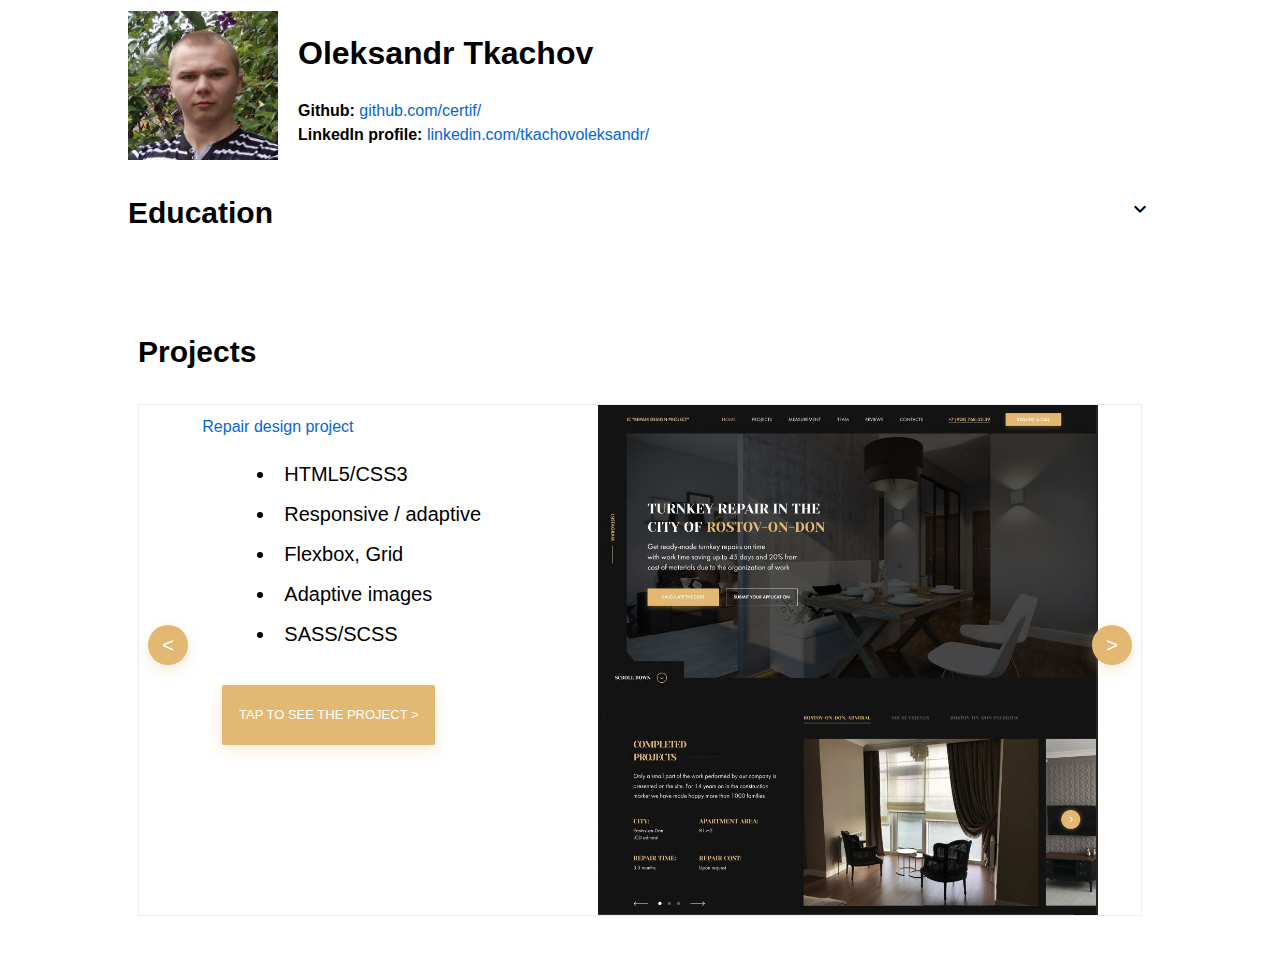
<file: index.html>
<!DOCTYPE html>
<html lang="en">

<head>
  <meta charset="UTF-8">
  <meta name="viewport" content="width=device-width, initial-scale=1.0">
  <meta http-equiv="X-UA-Compatible" content="ie=edge">
  <meta property="og:title" content="Oleksandr Tkachov portfolio">
  <meta property="og:locale" content="en_US">
  <link href="https://fonts.googleapis.com/icon?family=Material+Icons" rel="stylesheet">
  <link rel="stylesheet" href="style.css">
  <title>Oleksandr Tkachov portfolio</title>
</head>

<body>
  <header>
    <div class="container">
      <div class="iblock">
        <div class="photo">
          <img src="./assets/photo.jpg" alt="photo_cv">
        </div>
        <div class="contact">
          <h1>Oleksandr Tkachov</h1>
          <p>
            <strong>Github:</strong> <a href="https://github.com/certif" target="_blank">github.com/certif/</a><br>
            <strong>LinkedIn profile:</strong> <a href="https://www.linkedin.com/in/tkachovoleksandr/"
              target="_blank">linkedin.com/tkachovoleksandr/</a>
          </p>
        </div>
      </div>
      <div class="divider"></div>
  </header>
  <main>

    <section class="education">
      <div class="education-container">
        <div class="education-title-container">
          <h2 class="education-title">Education</h2>
          <span class="education-control"><i class="material-icons">
              expand_more
            </i></span>
        </div>
        <ul class="education-list hidden">
          <li class="education-item">
            <span class="education-item-text">- 2010 - 2014 completed the full course of Academician Yuriy Bugay
              International
              Scientific and Technical University having <strong>specialized</strong> in <strong>"Software
                Engineering"</strong></span>
          </li>
          <li class="education-item">
            <span class="education-item-text">- 2019Q3 RSSchool <strong>Javascript</strong> /
              <strong>Frontend</strong></span>
          </li>
        </ul>
      </div>
    </section>

    <div class="divider"></div>

    <section class="projects">
      <h2 class="projects-title">Projects</h2>
      <div class="slider">
        <button class="arrow arrow-prev" type="button">&lt;<span class="visually-hidden">Previous
            slide</span></button>
        <div class="project-wrapper">
          <div class="project active">
            <div class="project-container">
              <form class="slider-form" action="#">
                <input class="visually-hidden checkbox checkbox-repair" type="checkbox" name="checkbox-repair"
                  id="checkbox-repair">
                <label class="project-show project-show-repair" for="checkbox-repair">Show description</label>
                <div class="project-desc project-desc-repair" id="project-desc-repair">
                  <a class="project-title" href="./projects/repair-design-project/repair.html">Repair design project</a>
                  <ul class="project-list">
                    <li>HTML5/CSS3</li>
                    <li>Responsive / adaptive</li>
                    <li>Flexbox, Grid</li>
                    <li>Adaptive images</li>
                    <li>SASS/SCSS</li>
                  </ul>
                  <button class="project-tap">Tap to see the project &gt;</button>
                </div>
              </form>
              <a href="./projects/repair-design-project/repair.html" class="project-link">
                <img class="project-img" src="./assets/rdp.JPG" alt="repair-design-project">
              </a>
            </div>
          </div>
          <div class="project">
            <div class="project-container">
              <form class="slider-form" action="#">
                <input type="checkbox" class="visually-hidden checkbox checkbox-theyallow" name="checkbox-theyallow"
                  id="checkbox-theyallow">
                <label class="project-show project-show-theyallow" for="checkbox-theyallow">Show description</label>
                <div class="project-desc project-desc-theyallow" id="project-desc-theyallow">
                  <a class="project-title" href="./projects/theyalow/theyalow.html">Theyallow</a>
                  <ul class="project-list">
                    <li>HTML5/CSS3</li>
                    <li>Responsive / adaptive</li>
                    <li>Adaptive images</li>
                    <li>Flexbox, Grid</li>
                  </ul>
                  <button class="project-tap">Tap to see the project &gt;</button>
                </div>
              </form>
              <a href="./projects/theyalow/theyalow.html" class="project-link">
                <img class="project-img" src="./assets/THEYALOW.jpg" alt="theyallow">
              </a>
            </div>
          </div>
        </div>
        <button class="arrow arrow-next" type="button">&gt;<span class="visually-hidden">Next slide</span></button>
      </div>
    </section>
  </main>

  <script src="script.js"></script>
</body>

</html>
</file>
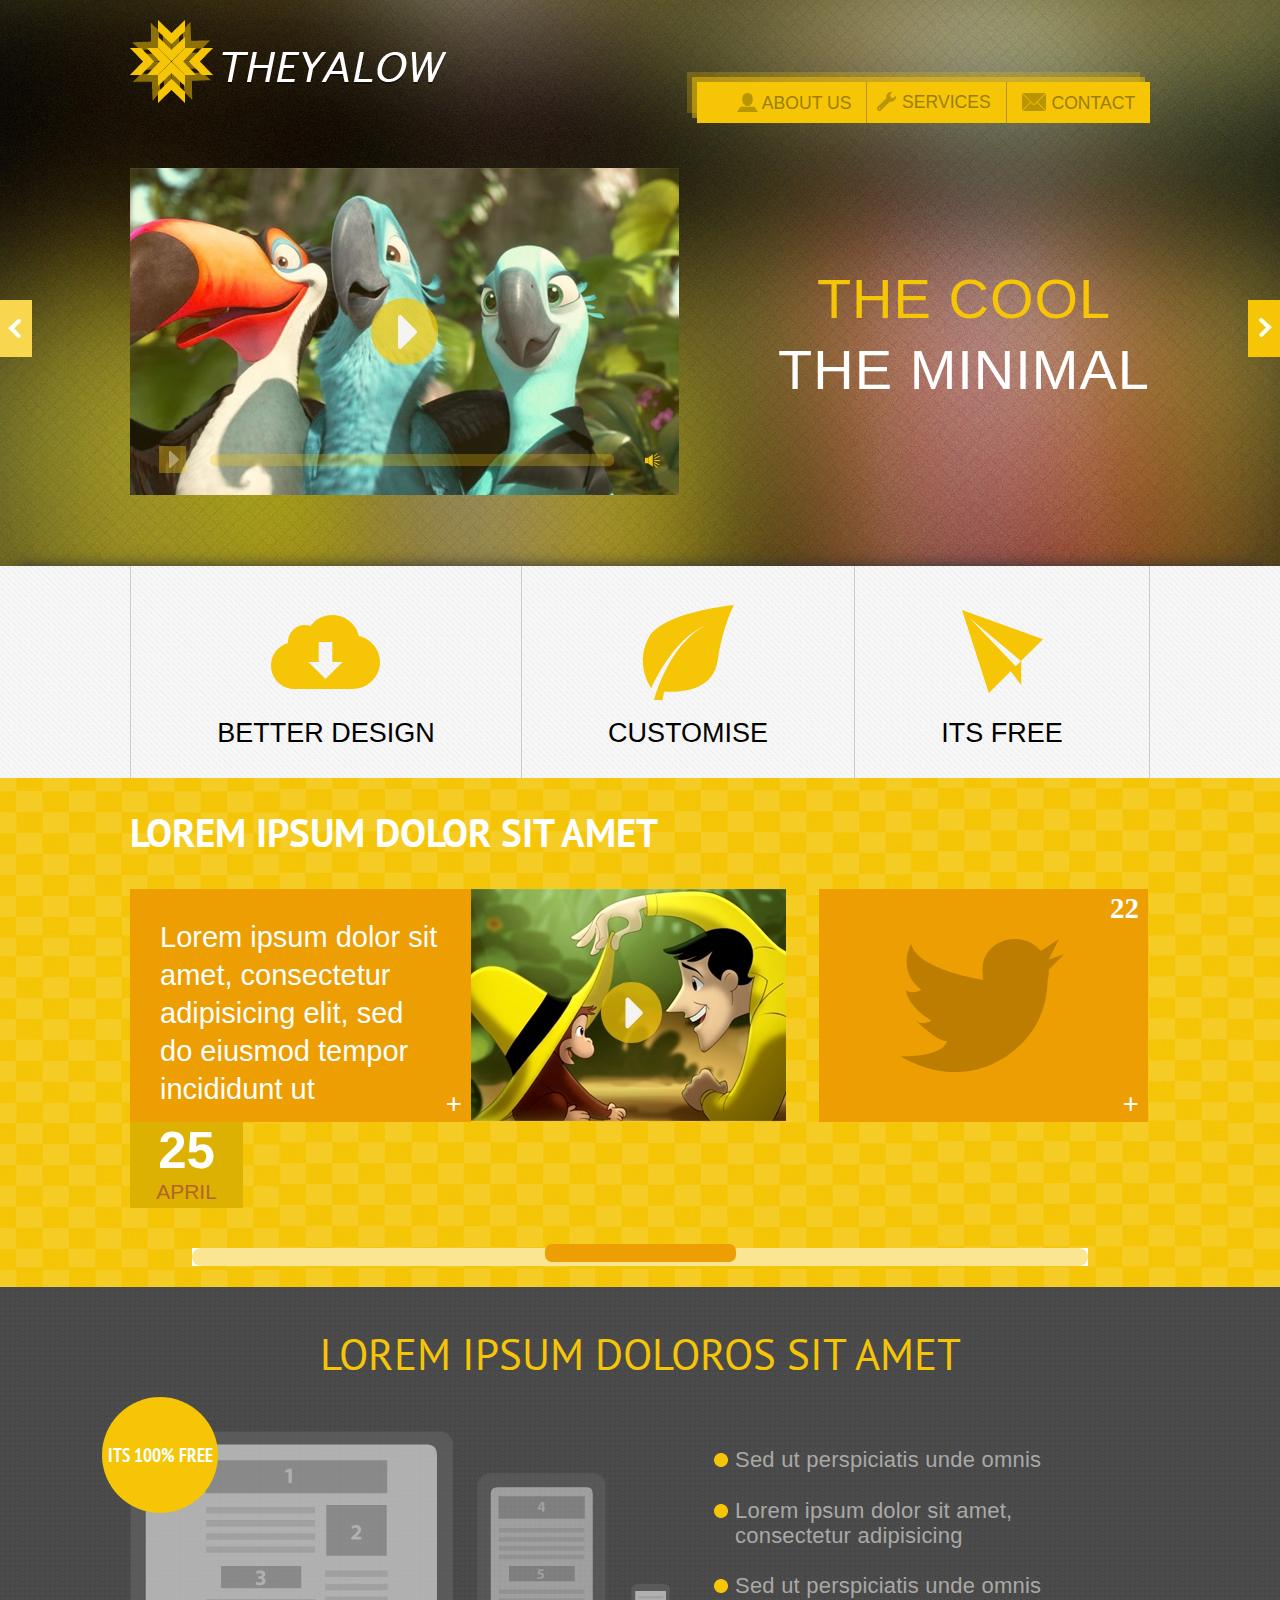
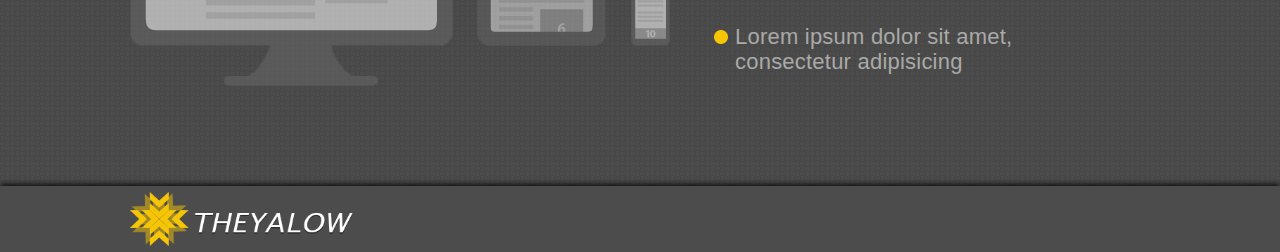
<file: projects/theyalow/index.html>
<!DOCTYPE html>
<html lang="en">

<head>
   <meta charset="UTF-8">
   <meta name="viewport" content="width=device-width, initial-scale=1.0">
   <meta http-equiv="X-UA-Compatible" content="ie=edge">
   <link href="https://fonts.googleapis.com/css?family=PT+Sans+Narrow&display=swap" rel="stylesheet">
   <link href="https://fonts.googleapis.com/css?family=PT+Sans&display=swap" rel="stylesheet">
   <title>Theyalow</title>
   <link rel="stylesheet" href="normalize.css">
   <link rel="stylesheet" href="index.css">
</head>

<body>
   <header>
      <h1>Theyalow</h1>
      <div class="container">
         <div class="header-logo-nav">
            <div class="logo-nav">
               
               <div class="logo">
                  <a href="index.html"><img src="assets/img/logo.png" alt="logo"></a>
               </div>
   
               <div class="top-nav">
                  <ul class="nav-items">
                     <li class="first-nav-item"><a href="" class="first-nav-a">ABOUT US</a></li>
                     <li class="second-nav-item"><a href="" class="second-nav-a">SERVICES</a></li>
                     <li class="third-nav-item"><a href="" class="third-nav-a">CONTACT</a></li>
                  </ul>
               </div>
            </div>
         </div>
      </div>
   </header>

   <main>
         <div class="bg-header">
            <div class="container">
               <div class="main-video-container">
                  <div class="main-video">
                     <video class="" poster="assets/img/video-controls.jpg"></video>
                  </div>
                  <div class="main-text">
                     <p class="m-text-yellow">THE COOL</p>
                     <p class="m-text-white">THE MINIMAL</p>
                  </div>
               </div>
               
            </div>
            <div class="two-slider">
               <a href="" class="prev-slider"></a>
               <a href="" class="next-slider"></a>
            </div>
         </div>

      <div class="bg-columns-white">
         <div class="container">
            <div class="columns-white">
               <div class="first-column">
                  <img src="assets/img/download.svg" alt="cloud" class="">
                  <div class="first-text-column">BETTER DESIGN</div>
               </div>
               <div class="second-column">
                  <img src="assets/img/leaf.svg" alt="leaf" class="">
                  <div class="second-text-column">CUSTOMISE</div>
               </div>
               <div class="third-column">
                  <img src="assets/img/paper-plane.svg" alt="paper-plane" class="">
                  <div class="third-text-column">ITS FREE</div>
               </div>
            </div>
         </div>
      </div>

      <div class="bg-slider-yellow">
         <div class="container">
            <div class="title-yellow">
               <h2>LOREM IPSUM DOLOR SIT AMET</h2>
            </div>
            <div class="yellow-blocks">
               <div class="text-block">
                  <div class="text-content">
                     <p>Lorem ipsum dolor sit amet, consectetur adipisicing elit,
                        sed do eiusmod tempor incididunt ut</p>
                  </div>
                  <div class="text-plus">+</div>
               </div>
               <div class="video-block">
                  <video class="" poster="assets/img/video-block.jpg"></video>
               </div>
               <div class="twitter-block">
                  <div class="twitter-counter">
                     <p>22</p>
                  </div>
                  <div class="twitter-img"></div>
                  <div class="twitter-message"></div>
                  <div class="twitter-plus">+</div>
                  <div class="twitter-input">
                     <input class="twitter-input-text" type="text" size="27" placeholder="Hello World!">
                     <button class="twitter-input-button">Tweet</button>
                  </div>
               </div>
            </div>
            <div class="date-block">
               <p class="date-number">25</p>
               <p class="date-month">APRIL</p>
            </div>
         </div>
         <div class="slider-yellow">
            <input class="slider-yellow" type="range">
         </div>
      </div>

      <div class="bg-bottom-grey">
         <div class="container">
            <h3 class="title-bottom">LOREM IPSUM DOLOROS SIT AMET</h3>
            <div class="content-bottom">
               <div class="img-bottom">
                  <div class="circle-bottom">
                     <div class="circle-bottom-text">ITS 100% FREE</div>
                  </div>
                  <img src="assets/img/devices.png" alt="devices">
               </div>   
               <div class="text-bottom">
                  <ul class="list-bottom">
                     <li>Sed ut perspiciatis unde omnis</li>
                     <li>Lorem ipsum dolor sit amet, consectetur adipisicing </li>
                     <li>Sed ut perspiciatis unde omnis</li>
                     <li>Lorem ipsum dolor sit amet, consectetur adipisicing </li>
                  </ul>
               </div>
            </div>
         </div>
      </div>
   </main>

   <footer>
      <div class="bg-footer-grey">
         <div class="container">
            <img class="logo-footer" src="assets/img/logo.png" alt="logo footer">
         </div>
      </div>
   </footer>

</body>
</html>
</file>
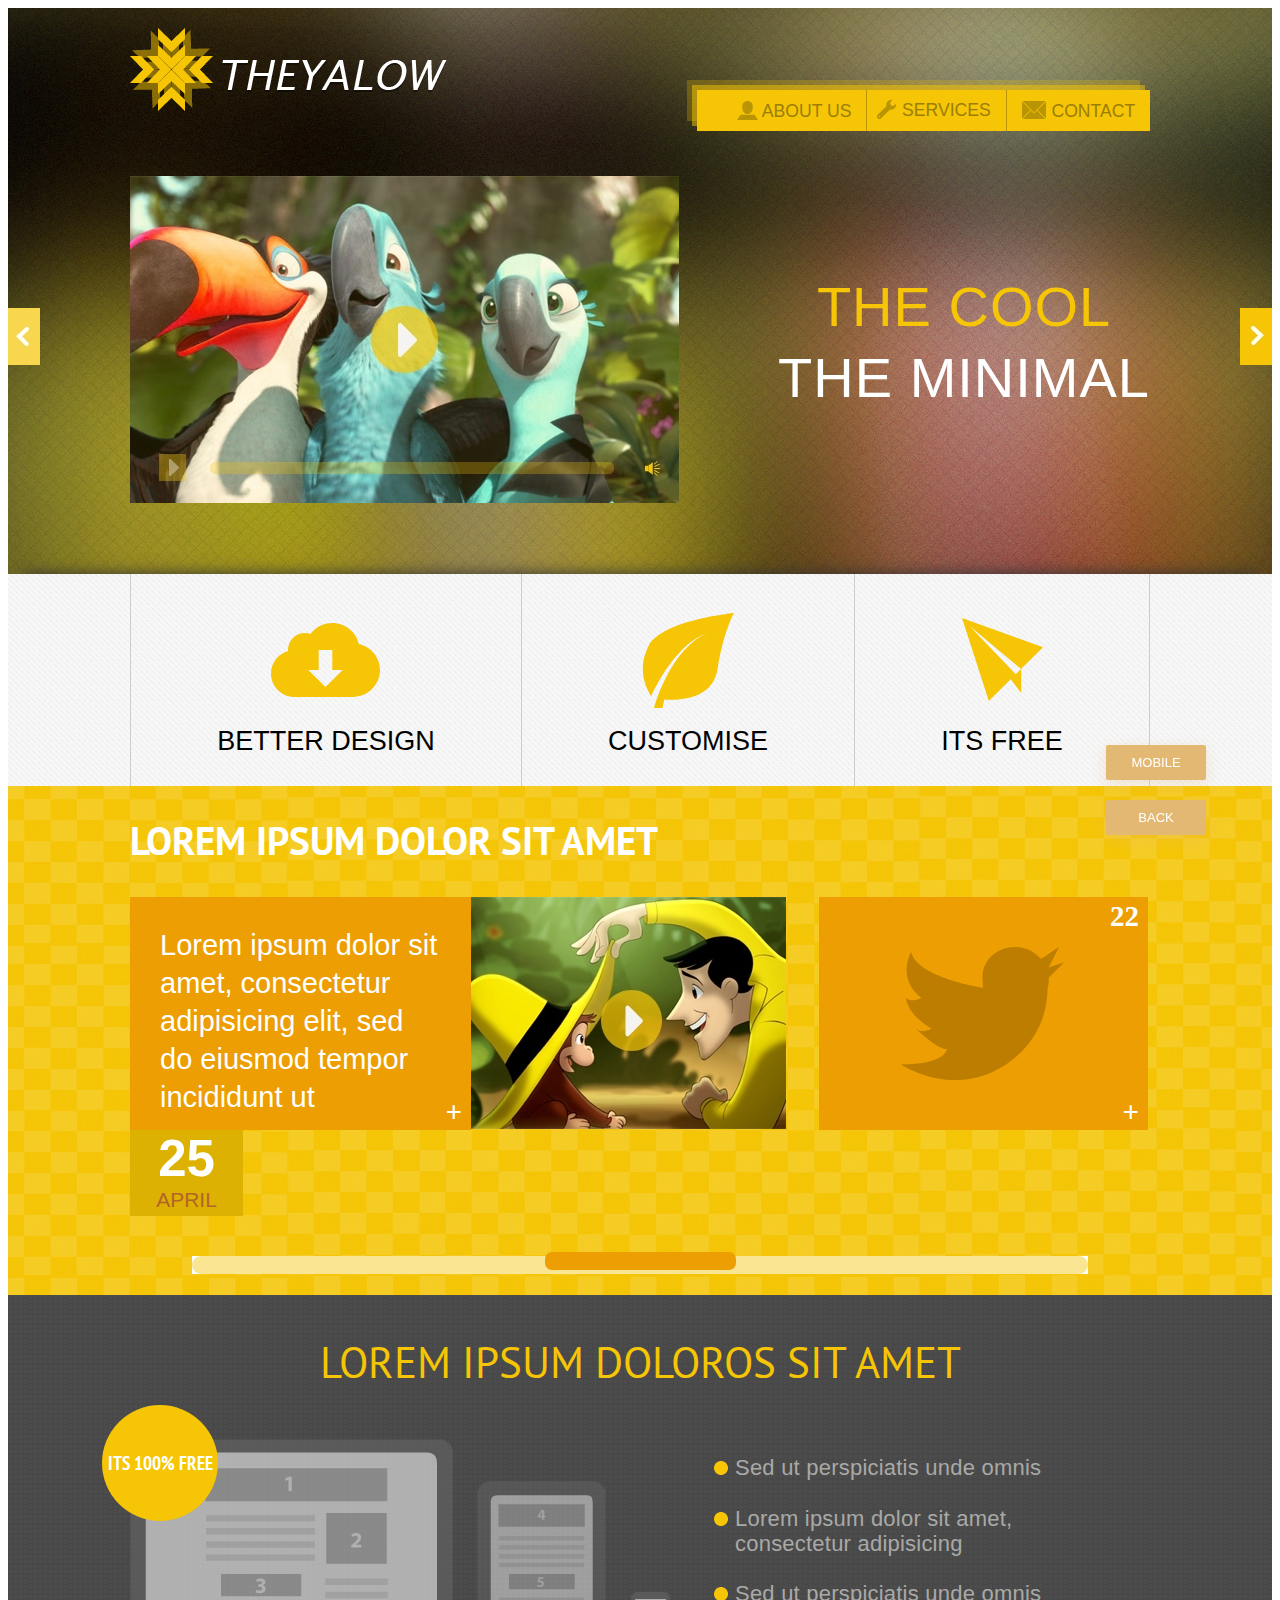
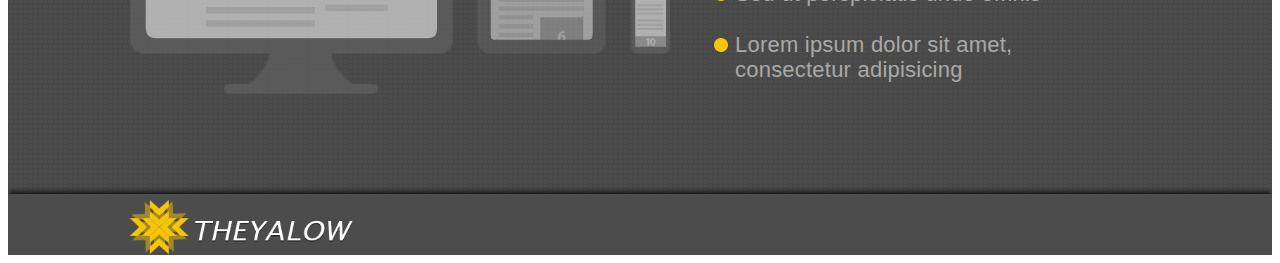
<file: projects/theyalow/theyalow.html>
<!DOCTYPE html>
<html lang="en">

<head>
  <meta charset="UTF-8">
  <meta name="viewport" content="width=device-width, initial-scale=1.0">
  <meta http-equiv="X-UA-Compatible" content="ie=edge">
  <link rel="stylesheet" href="./frame.css">
  <title>Theyalow</title>
</head>

<body>
  <main class="main-frame">
    <iframe class="frame desktop" src="./index.html"></iframe>
    <div class="frame-controls">
      <button class="frame-controls-button button-switch">Mobile</button>
      <button class="frame-controls-button button-back">Back</button>
    </div>
  </main>
  <script src="./frame.js"></script>
</body>

</html>
</file>
<file: style.css>
.container,
main {
  margin: 5px auto;
  max-width: 1024px;
  font-family: -apple-system,BlinkMacSystemFont,"Segoe UI",Helvetica,Arial,sans-serif,"Apple Color Emoji","Segoe UI Emoji","Segoe UI Symbol";
  font-size: 16px;
  line-height: 1.5;
  word-wrap: break-word;
}

h1, h3, strong {
  font-weight: 600;
}

.divider {
  background-image: url(https://certif.github.io/1.HTML5&CSS3_Starter/img/divider-pattern.png);
  background-repeat: repeat-x;
  margin-top: 10px;
  height: 10px;
  width: 100%;
}

.photo {
  display: flex;
  align-items: center;
}

.contact {
  margin-left: 20px;
}

img {
  width: 150px;
}

a {
  text-decoration: none;
  color: #0366d6;
}

a:hover {
  color: #00058a;
}

.iblock {
  display: flex;
}

.education {
  display: flex;
  justify-content: center;
  width: 100%;
}
.education-container {
  display: flex;
  flex-direction: column;
  width: 100%;
}
.education-title-container {
  display: flex;
  justify-content: space-between;
  align-items: center;
  height: 50px;
  cursor: pointer;
}

.education-title {
  font-size: 30px;
}

.education-list {
  font-size: 18px;
  line-height: 25px;
  overflow: hidden;
  transition: all 0.2s linear;
}

.education-item {
  display: flex;
  flex-direction: column;
}

.education-item-text {
  margin-bottom: 10px;
}

.rotate {
  transform: rotate(180deg);
  margin-bottom: 15px;
}

.education-control {
  transition: all 0.2s linear;
}

.hidden {
  height: 0;
}

.slider {
  width: 100%;
  position: relative;
  text-align: center;
}

.projects {
  padding: 10px;
  margin: 0 auto;
  padding-bottom: 50px;
}

.project {
  position: relative;
  margin: 0 auto;
  animation: 0.5s ease-in-out;
  display: none;

}

.project-container {
  display: flex;
  flex-direction: column;
  border: 1px dotted rgba(255, 191, 0, 0.5);
}

.project-show {
  position: relative;
  display: flex;
  justify-content: space-between;
  align-items: center;
  padding: 10px 30px 10px 10px;
  margin-bottom: 10px;
  font-size: 24px;
  line-height: 30px;  
  font-weight: 700;
  cursor: pointer;
  opacity: 0.8;
  z-index: 11;
}

.project-link {
  text-decoration: none;
}

.project-show:hover,
.project-show:focus {
    opacity: 1;
}

.projects-title {
  height: 50px;
  font-size: 30px;
}

.project-img {
  display: block;
  width: 500px;
}

.projects-item {
  display: none;
  position: relative;
  animation: 0.5s ease-in-out;
  margin: 0 auto;
}

.project-desc {
  position: absolute;
  top: -300px;
  left: 0;
  padding: 10px 30px 10px 20px;
  text-align: left;
  background-color: rgba(255, 255, 255, 0.8);
  z-index: 5;
  transition: top 1s;
}

.project-tap {
  border: none;
  cursor: pointer;
  width: 213px;
  height: 60px;
  color: #fff;
  margin-top: 20px;
  font-size: 13px;
  margin-left: 20px;
  text-transform: uppercase;
  background: #E3B873;
  box-shadow: 0px 5px 15px rgba(227, 184, 115, 0.3);
  border-radius: 2px;
}

.project-wrapper {
  position: relative;
  width: 100%;
  overflow: hidden;
}

.active,
.next {
    display: block;
}

.next {
    position: absolute;
    top: 0;
    width: 100%;
}

.project-list {
  margin-top: 20px;
  list-style: inside;
}
.project-list li {
  margin: 0;
  margin-bottom: 10px;
  padding: 0;
  padding-left: 15px;
  font-size: 20px;
  line-height: 30px;
}

.visually-hidden {
  position: absolute;
  width: 1px;
  height: 1px;
  margin: -1px;
  padding: 0;
  border: 0;
  white-space: nowrap;
  clip: rect(0 0 0 0);
  overflow: hidden;
}

.arrow {
  position: absolute;
  bottom: 45%;
  transform: translateY(-50%);
  width: 40px;
  height: 40px;
  font-size: 20px;
  background: #E3B873;
  color: #fff;
  box-shadow: 0px 5px 15px rgba(227, 184, 115, 0.3);
  border-radius: 2px;
  border: none;
  border-radius: 50%;
  cursor: pointer;
  z-index: 100;
  display: none;
}

.arrow-prev{
  left: 1%;
  right: auto;
}

.arrow-next {
  left: auto;
  right: 1%;
}

.arrow:hover, .arrow:focus, .arrow:active {
  box-shadow: 0px 5px 15px rgba(227, 184, 115, 0.5);
}

.checkbox-repair:checked ~ .project-desc-repair {
  top: 60px;
}

.checkbox-theyallow:checked ~ .project-desc-theyallow {
  top: 60px;
}

.to-left {
  animation-name: left;
}

.from-right {
  animation-name: right;
}

.to-right {
  animation-name: right;
  animation-direction: reverse;
}

.from-left {
  animation-name: left;
  animation-direction: reverse;
}

.open-desc {
  top: 60px;
}

@keyframes left {
  from {
      left: 0;
  }

  to {
      left: -100%;
  }
}

@keyframes right {
  from {
      left: 100%;
  }

  to {
      left: 0;
  }
}

@media(min-width: 800px) {
  header {
      flex-direction: row;
  }

  .arrow {
      display: block;
  }

  .project-container {
      flex-direction: row;
      justify-content: space-around;
  }

  .project-show {
      display: none;
  }

  .project-desc {
      position: static;
      padding: 10px 30px 10px 20px;
      background-color: transparent;
      box-shadow: none;
      z-index: 5;
  }
}

@media(max-width: 800px) {
  .project-tap {
    display: none;
  }
}
</file>
<file: projects/theyalow/index.css>
/*--HEADER--*/
.bg-header {
   background-image: url("assets/img/bg-header.jpg");
   width: 100%;
   height: 566px;
   background-size: cover;

}
.header-logo-nav {
   position: absolute;

}

h1 {
   font-size: 0px;
}

.logo-nav {
   display: flex;
   flex-direction: row;
   justify-content: space-between;
   width: 1020px;
   margin: 0 auto;
   padding-top: 20px;
}

.top-nav {
   display: flex;
   align-self: flex-end;
   width: 453px;
   height: 41px;
}

.nav-items {
   display: flex;
   justify-content: space-around;
   list-style: none;
   width: 453px;
   height: 41px;
   background-color: #f5c506;
   box-shadow: -5px -5px 0 rgba(245,197,6,0.5), -10px -10px 0 rgba(245,197,6,0.25);
   
}

.first-nav-item {
   flex-grow: 1;
   align-self: center;
}

.first-nav-a {
   background: url("assets/img/about-us.svg") no-repeat;
   padding-left: 10px;
}

.second-nav-item {
   border-left: 1px solid #b99403;
   border-right: 1px solid #b99403;
   padding-top: 10px;
   padding-left: 10px; 
   flex-grow: 1;
}

.second-nav-a {
   background: url("assets/img/services.svg") no-repeat;
   padding-left: 10px;
}

.third-nav-item {
   padding-left: 15px; 
   flex-grow: 1;
   align-self: center;
}

.third-nav-a {
   background: url("assets/img/contacts.svg") no-repeat;
   padding-left: 15px;
}

.nav-items li a {
   display: block;
   font-size: 1.1em;
   color: #9b7d08;
   font-family: "Segoe WP", sans-serif;
   text-align: center;
   text-decoration: none;
}

.top-nav ul li a:hover {
	color: #fff;
}

.main-video-container {
   display: flex;
   justify-content: space-between;
   align-items: center;
   position: absolute;
   width: 1020px;
   top: 168px;
}

.main-video:hover {
  cursor: pointer;
}

.main-text {
font-family: "Asap", sans-serif;
text-align: center;
font-weight: 400;
font-size: 3.5em;
letter-spacing: 1px;
line-height: 15px;
}

.m-text-yellow{
   color: #f5c506;  
}

.m-text-white {
   color: #fff;
}

.two-slider {
   display: flex;
   justify-content: space-between;
   padding-top: 300px;

}

.prev-slider {
   background: url("assets/img/prev-slider.jpg");
   width: 32px;
   height: 57px;
}

.next-slider {
   background: url("assets/img/next-slider.jpg");
   width: 32px;
   height: 57px;
}

/*--WHITE--*/
.bg-columns-white {
   background-image: url("assets/img/bg-white.jpg");
   background-size: cover;
   height: 212px;
   box-shadow: 0 15px 15px -15px #333 , 0 -15px 15px -15px #333;
}

.container {
   width: 1020px;
   margin: auto;
}

.columns-white {
   display: flex;
   justify-content: space-around;
   height: 212px;
   align-self: stretch;
   font-family: "Segoe UI", sans-serif;
   font-weight: 300;
   font-size: 27px;
}

.columns-white img {
   padding-top: 20px;
}

.first-column {
   display: flex;
   flex-direction: column;
   justify-content: space-evenly;
   align-items: center;
   flex-grow: 1;
   border-left: 1px solid #ccc;

}
.second-column {
   display: flex;
   flex-direction: column;
   justify-content: space-evenly;
   align-items: center;
   flex-grow: 1;
   border-left: 1px solid #ccc;
   border-right: 1px solid #ccc;
}

.third-column {
   display: flex;
   flex-direction: column;
   justify-content: space-evenly;
   align-items: center;
   flex-grow: 1;
   border-right: 1px solid #ccc;

}

.text-column {
color: #000;
font-family: "Segoe UI", sans-serif;
font-size: 27px;
font-weight: 300;
}

.second-text-column {
   padding-bottom: 10px;
}

.third-text-column {
   padding-bottom: 5px;
}


/*--SLIDER--*/
.bg-slider-yellow {
   background-image: url("assets/img/bg-yellow.jpg");
   background-size: cover;
   height: 509px;
}

.title-yellow {
   margin-top: 0;
   padding-top: 1px;
   
   font-family: "PT Sans", sans-serif;
   font-size: 26px;
   color: #fff;
}

.yellow-blocks {
   display: flex;
   height: 233px;
}

.text-block {
   background-color: #ec9e03; 
   width: 341px;
   position: relative;
}

.text-content {
   color: #fff;
   font-family: "Segoe WP", sans-serif;
   font-size: 29px;
   line-height: 38px;
   margin: 0 30px;
}

.text-plus {
   font-weight: 600;
   position: absolute;
   color: #fff;
   font-size: 29px;
   bottom: 0px;
   right: 9px;
}

.text-plus:hover {
   cursor: pointer;
   font-size: 31px;
}

.video-block {
   margin-right: 33px;
}

.video-block:hover {
   cursor: pointer;
 }

.twitter-block {
   position: relative;
   background-color: #ec9e03;
   width: 329px;
}

.twitter-img {
   background-image: url("assets/img/twitter.svg");
   width: 163px;
   height: 133px;
   position: absolute;
   top: 50px;
   left: 82px;
}

.twitter-counter{
   position: absolute;
   font-weight: 600;
   color: #fff;
   font-size: 29px;
   top: -26px;
   right: 9px;
}

.twitter-plus {
   font-weight: 600;
   position: absolute;
   color: #fff;
   font-size: 29px;
   bottom: 0px;
   right: 9px;
}

.twitter-plus:hover {
   cursor: pointer;
   font-size: 31px;
}

.date-block {
   background-color: #ddb101;
   height: 86px;
   width: 113px;
   font-family: "Segoe WP", sans-serif;
}

.date-block p {
   margin: 0;
   text-align: center;
}

.date-number {
   color: #fff;
   font-size: 51px;
   font-weight: 700;   
}

.date-month {
   color: #b26529;
   font-size: 21px;
   font-weight: 400;
}

.slider-yellow {
   width: 896px;
   margin: 30px auto 0px;
}


.twitter-input,
.twitter-message {
   display: none;
}


input[type=range] {
   -webkit-appearance: none;
   margin: 10px 0;
   width: 100%;
 }
 input[type=range]:focus {
   outline: none;
 }
 input[type=range]::-webkit-slider-runnable-track {
   width: 100%;
   height: 18px;
   cursor: pointer;
   background: #fae592;
   border-radius: 25px;
   border: 0px solid;
 }
 input[type=range]::-webkit-slider-thumb {
   width: 191px;
   height: 18px;
   border-radius: 7px;
   background: #ec9e03;
   cursor: pointer;
   -webkit-appearance: none;
   margin-top: -3.6px;
 }
 input[type=range]:focus::-webkit-slider-runnable-track {
   background: #fae592;
 }
 input[type=range]::-moz-range-track {
   width: 100%;
   height: 18px;
   cursor: pointer;
   background: #fae592;
   border-radius: 25px;
 }
 input[type=range]::-moz-range-thumb {
   border: 0px solid;
   width: 192px;
   height: 18px;
   border-radius: 7px;
   background: #ec9e03;
   cursor: pointer;
 }
 input[type=range]::-ms-track {
   width: 100%;
   height: 18px;
   cursor: pointer;
   background: transparent;
   border-color: transparent;
   border-width: 39px 0;
   color: transparent;
 }
 input[type=range]::-ms-fill-lower {
   background: #fae592;
   border-radius: 50px;
 }
 input[type=range]::-ms-fill-upper {
   background: #fae592;
   border-radius: 50px;
 }
 input[type=range]::-ms-thumb {
   width: 192px;
   height: 18px;
   border-radius: 7px;
   background: #ec9e03;;
   cursor: pointer;
 }
 input[type=range]:focus::-ms-fill-lower {
   background: #fae592;
 }
 input[type=range]:focus::-ms-fill-upper {
   background: #fae592;
 }

/*--BOTTOM--*/
.bg-bottom-grey {
   background-image: url("assets/img/bg_bottom.png");
   background-size: cover;
   height: 499px;
}

.title-bottom {
   color: #f5c506;
   font-family: "PT Sans", sans-serif;
   font-weight: 400;
   font-size: 43px;
   text-align: center;
   margin-top: 0;
   padding-top: 43px;
}

.content-bottom {
   display: flex;
   justify-content: space-between;
   align-items: center;
}

.img-bottom {
   position: relative;
}

.circle-bottom {
   position: absolute;
   width: 116px;
   height: 116px;
   background-color: #f5c506;
   border-radius: 60px;
   margin: -34px 0px 0px -28px;
}

.circle-bottom-text {
   font-family: "PT Sans Narrow", sans-serif;
   color: #fff;
   text-align: center;
   font-size: 19px;
   font-weight: 600;
   padding-top: 48px;
   margin: 0 auto;
}

.list-bottom {
   list-style-image: url("assets/img/list_bottom.png");
   font-size: 22px;
   letter-spacing: 0.22px;
   color: #a9a9a7;
   font-family: "Open Sans", sans-serif;
}

.list-bottom li {
   margin: 25px;
}

/*--FOOTER--*/
.bg-footer-grey {
   background: #4c4c4c;
   height: 66px;
   box-shadow: -0.105px -2.998px 5px rgba(0,0,0,0.75);
}

.logo-footer {
   width: 223px;
   height: 54px;
   margin-top: 6px;
}


/*-- MEDIA--*/
@media screen and (max-width: 650px){

.container {
   max-width: 640px;
}   

.header-logo-nav {
   position: static;
   display: flex;
   align-items: center;
   height: 62px;
   width: 640px;
}

.logo {
   width: 186px;
   height: 62px;
   background-image: linear-gradient(0deg, #000000 0%, #5d5d5d 100%);
}
.logo a img {
   width: 156px;
   height: 39px;
   position: relative;
   top: 8px;
   left: 10px;
}


   
.logo-nav {
   display: flex;
   justify-content: space-between;
   width: 640px;
   padding-top: 0px;
}

.top-nav {
   width: 455px;
   height: 62px;
   background-color: #f5c506;
}

.nav-items {
   width: 455px;
   height: 62px;
   margin-top: 0px;
   box-shadow: none;
}

.second-nav-item {
   padding-top: 20px;
}

.bg-header {
   width: 640px;
   height: 327px;
}

.main-video-container {
background-image: url("assets/img/video-controls-mobile.jpg");
   position: static;
   width: 640px;
}

.main-video {

width: 640px;

}

.main-video video {
   opacity: 0;
}

.two-slider {
   display: none;
}

.bg-columns-white {
   height: 170px;
}

.columns-white {
   height: 170px;
   width: 640px;
   font-size: 23px;
   box-shadow: 0px -3.5px 0 rgba(255, 255, 255, 0.4), 0px -7px 0 rgba(255, 255, 255, 0.2), 
   0px 3.5px 0 rgba(255, 255, 255, 0.4), 0px 7px 0 rgba(255, 255, 255, 0.2);
}

.columns-white img {
   padding-top: 10px;
}

.first-column {
   width: 33%;
}

.second-column {
   border: none;
   width: 33%;
}

.third-column {
   width: 33%;
}

.bg-slider-yellow {
   display: flex;
   background-image: none;
   height: 485px;
   width: 640px;
   flex-direction: row;
}

.yellow-blocks {
   justify-content: space-around;
   align-content: flex-start;
   height: 485px;
   flex-wrap: wrap;
}

.text-block {
   display: flex;
   flex-wrap: wrap;
   width: 300px;
   height: 230px;
   margin: 10px;
}

.text-content {
   font-size: 29px;
   font-weight: 400;
   line-height: 38px;
   margin: 0;
}

.video-block {
   display: flex;
   width: 300px;
   height: 230px;
   margin-right: 10px;
   margin: 10px;
}

.twitter-block {
   background-color: #f5c507;
   width: 630px;
   height: 230px;
   display: flex;
   flex-wrap: wrap;
}

.twitter-message {
   display: block;
   position: relative;
   background-image: url("assets/img/twitter_mesage.png");
   width: 285px;
   height: 155px;
   margin-left: 325px;
   margin-top: 25px;
}

.twitter-input {
   display: flex;
   width: 270px;
   height: 30px;
   margin-left: 336px;
}

.twitter-input-text{
   border: 1px;
   border-radius: 10px 0 0 10px;
   font-family: "Arial MT",sans-serif;
   font-weight: 400;
   font-size: 15px;
}

.twitter-input-button {
   width: 60px;
   height: 30px;
   background-color: #db9a18;
   color: #ffffff;
   font-family: "Arial MT",sans-serif;
   font-weight: 400;
   font-size: 15px;
   border: 1px;
   border-radius: 0 10px 10px 0;
}

.bg-bottom-grey {
   height: 487px;
}

.title-bottom {
   font-size: 39px;
}

.content-bottom {
   justify-content: center;
}

.main-text,
.title-yellow,
.text-bottom,
.slider-yellow,
.twitter-plus,
.date-block,
.twitter-counter,
.text-plus {

   display: none;

}


}
</file>
<file: projects/theyalow/frame.css>
.desktop {
  width: 1300px;
  height: 1847px;
}

.mobile {
  width: 640px;
  height: 1555px;
}

@media (max-width: 656px) {
  .frame {
  width: 100%;
  height: 1555px;
  }
}

.main-frame {
  position: relative;
  display: flex;
  justify-content: center;
}

.frame {
  border: none;
}

.frame-controls {
  position: fixed;
  display: flex;
  right: 5%;
  bottom: 5%;
  flex-direction: column;
  justify-content: space-between;
  align-items: center;
  margin: 20px;
  width: 100px;
  height: 110px;
}

.frame-controls-button {
  border: none;
  cursor: pointer;
  width: 100px;
  height: 60px;
  color: #fff;
  margin-top: 20px;
  font-size: 13px;
  margin-left: 20px;
  text-transform: uppercase;
  background: #E3B873;
  box-shadow: 0px 5px 15px rgba(227, 184, 115, 0.3);
  border-radius: 2px;
}

@media (max-width: 650px) {
  .frame {
    width: 100%;
  }
  .button-switch {
    display: none;
  }

}
</file>
